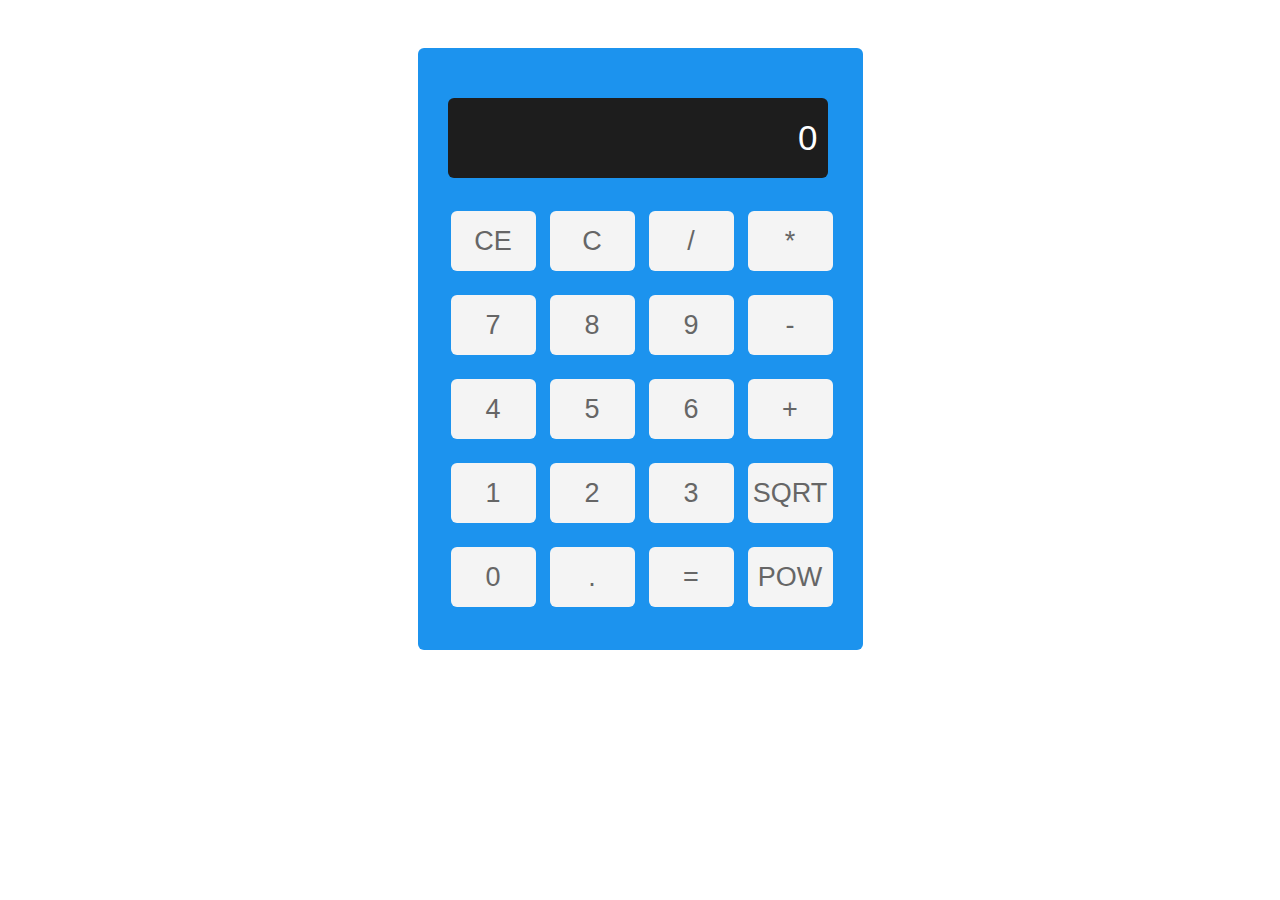
<file: calculator/index.html>
<!DOCTYPE html>
<html lang="en">
<head>
  <meta charset="UTF-8">  
  <meta name="viewport" content="width=device-width, initial-scale=1.0">
  <link rel="stylesheet" href="style.css">
  <title>calculator</title>
</head>

<body>
  <main class="main">
      <div class="calc">
        <div class="calc-display">
          <input disabled type="text" id="display" value="0" name="" placeholder="000000000000000000" class="calc-display-input">
        </div>
        <div class="calc-buttons">
          <table class="calc-table">
            <tr class="calc-buttons-row">
              <td>
                <button type="button" class="clear-btn btn btn-hover-red" id="ce">ce</button>
              </td>
              <td>
                <button type="button" class="clear-btn btn btn-hover-red" id="c">c</button>
              </td>
              <td>
                <button type="button" class="operator btn btn-hover-orange">/</button>
              </td>
              <td>
                <button type="button" class=" operator btn btn-hover-orange">*</button>
              </td>
            </tr>
            <tr class="calc-buttons-row">
              <td>
                <button type="button" class="number btn-hover-green btn">7</button>
              </td>
              <td>
                <button type="button" class="number btn-hover-green btn">8</button>
              </td>
              <td>
                <button type="button" class="number btn-hover-green btn">9</button>
              </td>
              <td>
                <button type="button" class="operator btn btn-hover-orange">-</button>
              </td>
            </tr>
            <tr class="calc-buttons-row">
              <td>
                <button type="button" class="number btn-hover-green btn">4</button>
              </td>
              <td>
                <button type="button" class="number btn-hover-green btn">5</button>
              </td>
              <td>
                <button type="button" class="number btn-hover-green btn">6</button>
              </td>
              <td>
                <button type="button" class="operator btn btn-hover-orange">+</button>
              </td>
            </tr>
            <tr class="calc-buttons-row">
              <td>
                <button type="button" class="number btn-hover-green btn">1</button>
              </td>
              <td>
                <button type="button" class="number btn-hover-green btn">2</button>
              </td>
              <td>
                <button type="button" class="number btn-hover-green btn">3</button>
              </td>
              <td>
                <button type="button" class="operator btn btn-hover-orange">sqrt</button>
              </td>
            </tr>
            <tr class="calc-buttons-row">
              <td>
                <button type="button" class="number btn-hover-green btn btn-long">0</button>
              </td>
              <td>
                <button type="button" class="btn  btn-hover-orange" id="decimal">.</button>
              </td>
              <td>
                <button type="button" class="operator btn btn-equal btn-hover-orange" id="result">=</button>
              </td>
              <td>
                <button type="button" class="operator btn btn-hover-orange">pow</button>
              </td>
            </tr>
          </table>
        </div>
      </div>
  </main>
  <script src="script.js">
  </script>
</body>
</html>
</file>
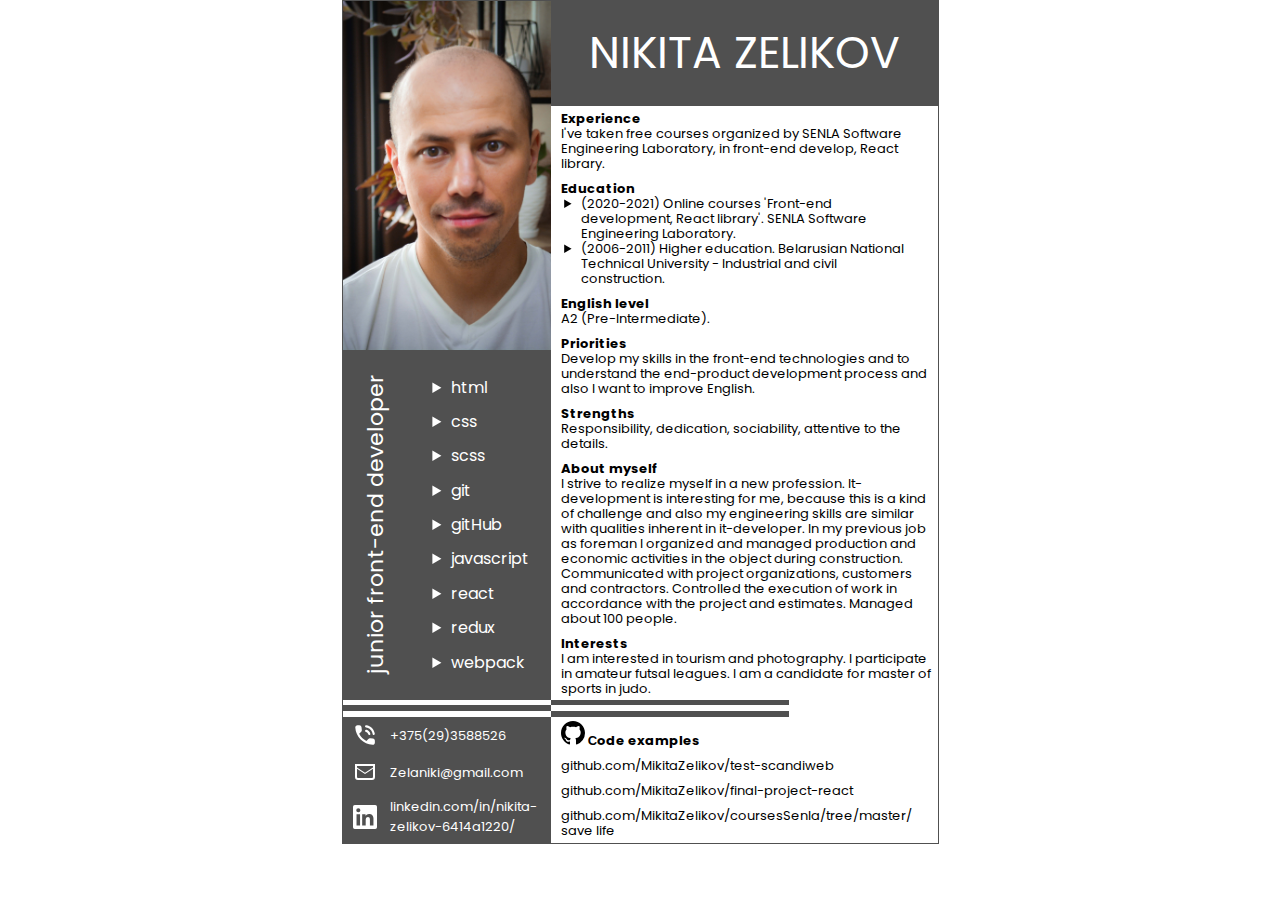
<file: CV/index.html>
<!DOCTYPE html>
<html lang="en">

<head>
    <meta charset="UTF-8">
    <meta name="viewport" content="width=device-width, initial-scale=1.0">
    <meta http-equiv="x-ua-compatible" content="IE=edge">
    <title>CV Nikita Zelikov</title>
    <!-- <link rel="stylesheet" href="https://cdnjs.cloudflare.com/ajax/libs/meyer-reset/2.0/reset.min.css"> -->
    <link href="./normalize.css" rel="stylesheet">
    <link href="https://fonts.googleapis.com/css2?family=Poppins&display=swap" rel="stylesheet">
    <link href="style.css" rel="stylesheet">
</head>

<body>
    <div class="wrapper">
        <main class="main">
            <aside>
                <figure>
                    <img src="./DSC_0226.jpg" alt="myself">
                </figure>
                <article>
                    <h2>junior front-end developer</h2>
                    <ol>
                        <li>html</li>
                        <li>css</li>
                        <li>scss</li>
                        <li>git</li>
                        <li>gitHub</li>
                        <li>javascript</li>
                        <li>react</li>
                        <li>redux</li>
                        <li>webpack</li>
                    </ol>
                </article>
            </aside>
            <section>
                <h1>
                    NIKITA ZELIKOV
                </h1>
                <div>
                    <article>
                        <p>
                            <span>Experience</span></br>
                            I've taken free courses organized by SENLA Software Engineering Laboratory, in front-end develop, React library.
                        </p>
                    </article>
                    <article>
                        <p>
                            <span>Education</span></br>
                            <ol class="education-list">
                                <li>
                                    (2020-2021) Online courses 'Front-end development, React library'. SENLA Software Engineering Laboratory.
                                </li>
                                <li>
                                    (2006-2011) Higher education. Belarusian National Technical University - Industrial and
                                    civil construction.
                                </li>
                            </ol>
                        </p>
                    </article>
                    <article>
                        <p>
                            <span>English level</span></br>
                            A2 (Pre-Intermediate).
                        </p>
                    </article>
                    <article>
                        <p>
                            <span>Priorities</span></br>
                            Develop my skills in the front-end technologies and to understand
                            the end-product development process and also I want to improve English.
                        </p>
                    </article>
                    <article>
                        <p>
                            <span>Strengths</span></br>
                            Responsibility, dedication, sociability, attentive to the details.
                        </p>
                    </article>
                    <article>
                        <p>
                            <span>About myself</span></br>
                            I strive to realize myself in a new profession. It-development is interesting for me,
                            because this is a kind of challenge and also my engineering skills are similar with
                            qualities inherent in it-developer. In my previous job as foreman I organized
                            and managed production and economic activities in the object during construction.
                            Communicated with project organizations, customers and contractors. Controlled the execution of work
                            in accordance with the project and estimates. Managed about 100 people.
                        </p>
                    </article>
                    <article>
                        <p>
                            <span>Interests</span></br>
                            I am interested in tourism and photography. I participate in amateur futsal leagues.
                            I am a candidate for master of sports in judo.
                        </p>
                    </article>
                </div>
            </section>
        </main>
        <div class="line-decore">
            <div class="line-block1">
                <div class="line"></div>
                <div class="line line--color"></div>
                <div class="line"></div>
            </div>
            <div class="line-block2">
                <div class="line line--color"></div>
                <div class="line"></div>
                <div class="line line--color"></div>
            </div>
            <div class="line-block3">
                <div class="line"></div>
                <div class="line"></div>
                <div class="line"></div>
            </div>
        </div>
        <footer class="footer">
            <address>
                <div>
                    <!-- <p>Contacts:</p> -->
                    <p class="contact-item">
                        <svg class="contact-icon" width="24" height="24" viewBox="0 0 24 24"
                            xmlns="http://www.w3.org/2000/svg" fill="#ffffff">
                            <g>
                                <path
                                    d="m13.02024,4.48316c3.46937,0.4364 6.18599,3.15302 6.62239,6.62243c0.06546,0.55642 0.5346,0.96009 1.0801,0.96009c0.04364,0 0.08728,0 0.13092,-0.01091c0.60006,-0.07637
                                    1.02555,-0.62188 0.94918,-1.22193c-0.55642,-4.46223 -4.05856,-7.96438 -8.52075,-8.52079c-0.60006,-0.06546 -1.14556,0.36003 -1.21102,0.96009c-0.07637,0.60006 0.34912,1.14556
                                    0.94918,1.21102zm0.41458,2.30203c-0.57824,-0.15274 -1.17829,0.19638 -1.33103,0.78553c-0.15274,0.58915 0.19638,1.17829 0.78553,1.33103c1.14552,0.29457 2.04015,1.1892 2.34563,2.34567c0.13092,0.49095
                                    0.56733,0.81826 1.05828,0.81826c0.08728,0 0.18547,-0.01091 0.27275,-0.03273c0.57824,-0.15274 0.92736,-0.7528 0.78553,-1.33103c-0.51277,-1.93109 -2.00746,-3.42577
                                    -3.91668,-3.91673zm6.51329,8.83719l-2.77117,-0.31639c-0.66552,-0.07637 -1.32012,0.15274 -1.78926,0.62188l-2.00742,2.00746c-3.08756,-1.57106 -5.6187,-4.09129
                                    -7.18976,-7.18976l2.01837,-2.01837c0.46913,-0.46913 0.69825,-1.12374 0.62188,-1.78926l-0.31639,-2.74935c-0.13092,-1.10192 -1.05828,-1.93109 -2.17111,-1.93109l-1.88745,0c-1.23284,0
                                    -2.25839,1.02555 -2.18202,2.25839c0.57824,9.31723 8.02984,16.75792 17.33611,17.33616c1.23284,0.07637 2.25839,-0.94918 2.25839,-2.18202l0,-1.88745c0.01091,-1.10192 -0.81826,-2.02928 -1.92018,-2.1602z">
                                </path>
                            </g>
                        </svg>
                        +375(29)3588526
                    </p>
                    <p class="contact-item">
                        <svg xmlns="http://www.w3.org/2000/svg" width="24" height="24" viewBox="0 0 24 24" data-supported-dps="24x24"
                            fill="currentColor" class="contact-icon" focusable="false">
                            <path
                                d="M2 4v13a3 3 0 003 3h14a3 3 0 003-3V4zm18 2v1.47l-8 5.33-8-5.33V6zm-1 12H5a1 1 0 01-1-1V8.67L12 14l8-5.33V17a1 1 0 01-1 1z">
                            </path>
                        </svg>
                        Zelaniki@gmail.com
                    </p>
                    <p class="contact-item">
                        <svg xmlns="http://www.w3.org/2000/svg" width="24" height="24" viewBox="0 0 34 34"
                            class="contact-icon" overflow="initial">
                            <title>
                                LinkedIn
                            </title>
                            <g>
                                <path
                                    d="M34,2.5v29A2.5,2.5,0,0,1,31.5,34H2.5A2.5,2.5,0,0,1,0,31.5V2.5A2.5,2.5,0,0,1,2.5,0h29A2.5,2.5,0,0,1,34,2.5ZM10,13H5V29h5Zm.45-5.5A2.88,2.88,0,0,0,7.59,4.6H7.5a2.9,2.9,0,0,0,0,5.8h0a2.88,2.88,0,0,0,2.95-2.81ZM29,19.28c0-4.81-3.06-6.68-6.1-6.68a5.7,5.7,0,0,0-5.06,2.58H17.7V13H13V29h5V20.49a3.32,3.32,0,0,1,3-3.58h.19c1.59,0,2.77,1,2.77,3.52V29h5Z"
                                    fill="currentColor">
                                </path>
                            </g>
                        </svg>
                        linkedin.com/in/nikita-zelikov-6414a1220/
                    </p>
                </div>
            </address>
            <article>
                <p>
                    <svg aria-hidden="true" height="24" viewBox="0 0 16 16" version="1.1" width="24" data-view-component="true" class="octicon octicon-mark-github">
                        <path fill-rule="evenodd" d="M8 0C3.58 0 0 3.58 0 8c0 3.54 2.29 6.53 5.47 7.59.4.07.55-.17.55-.38 0-.19-.01-.82-.01-1.49-2.01.37-2.53-.49-2.69-.94-.09-.23-.48-.94-.82-1.13-.28-.15-.68-.52-.01-.53.63-.01 1.08.58 1.23.82.72 1.21 1.87.87 2.33.66.07-.52.28-.87.51-1.07-1.78-.2-3.64-.89-3.64-3.95 0-.87.31-1.59.82-2.15-.08-.2-.36-1.02.08-2.12 0 0 .67-.21 2.2.82.64-.18 1.32-.27 2-.27.68 0 1.36.09 2 .27 1.53-1.04 2.2-.82 2.2-.82.44 1.1.16 1.92.08 2.12.51.56.82 1.27.82 2.15 0 3.07-1.87 3.75-3.65 3.95.29.25.54.73.54 1.48 0 1.07-.01 1.93-.01 2.2 0 .21.15.46.55.38A8.013 8.013 0 0016 8c0-4.42-3.58-8-8-8z"></path>
                    </svg>
                    <span>Сode examples</span></br>
                </p>
                <p>
                    github.com/MikitaZelikov/test-scandiweb
                </p>
                <p>
                    github.com/MikitaZelikov/final-project-react
                </p>
                <p>
                    github.com/MikitaZelikov/coursesSenla/tree/master/
                    save life
                </p>
            </article>
        </footer>
    </div>
</body>

</html>
</file>
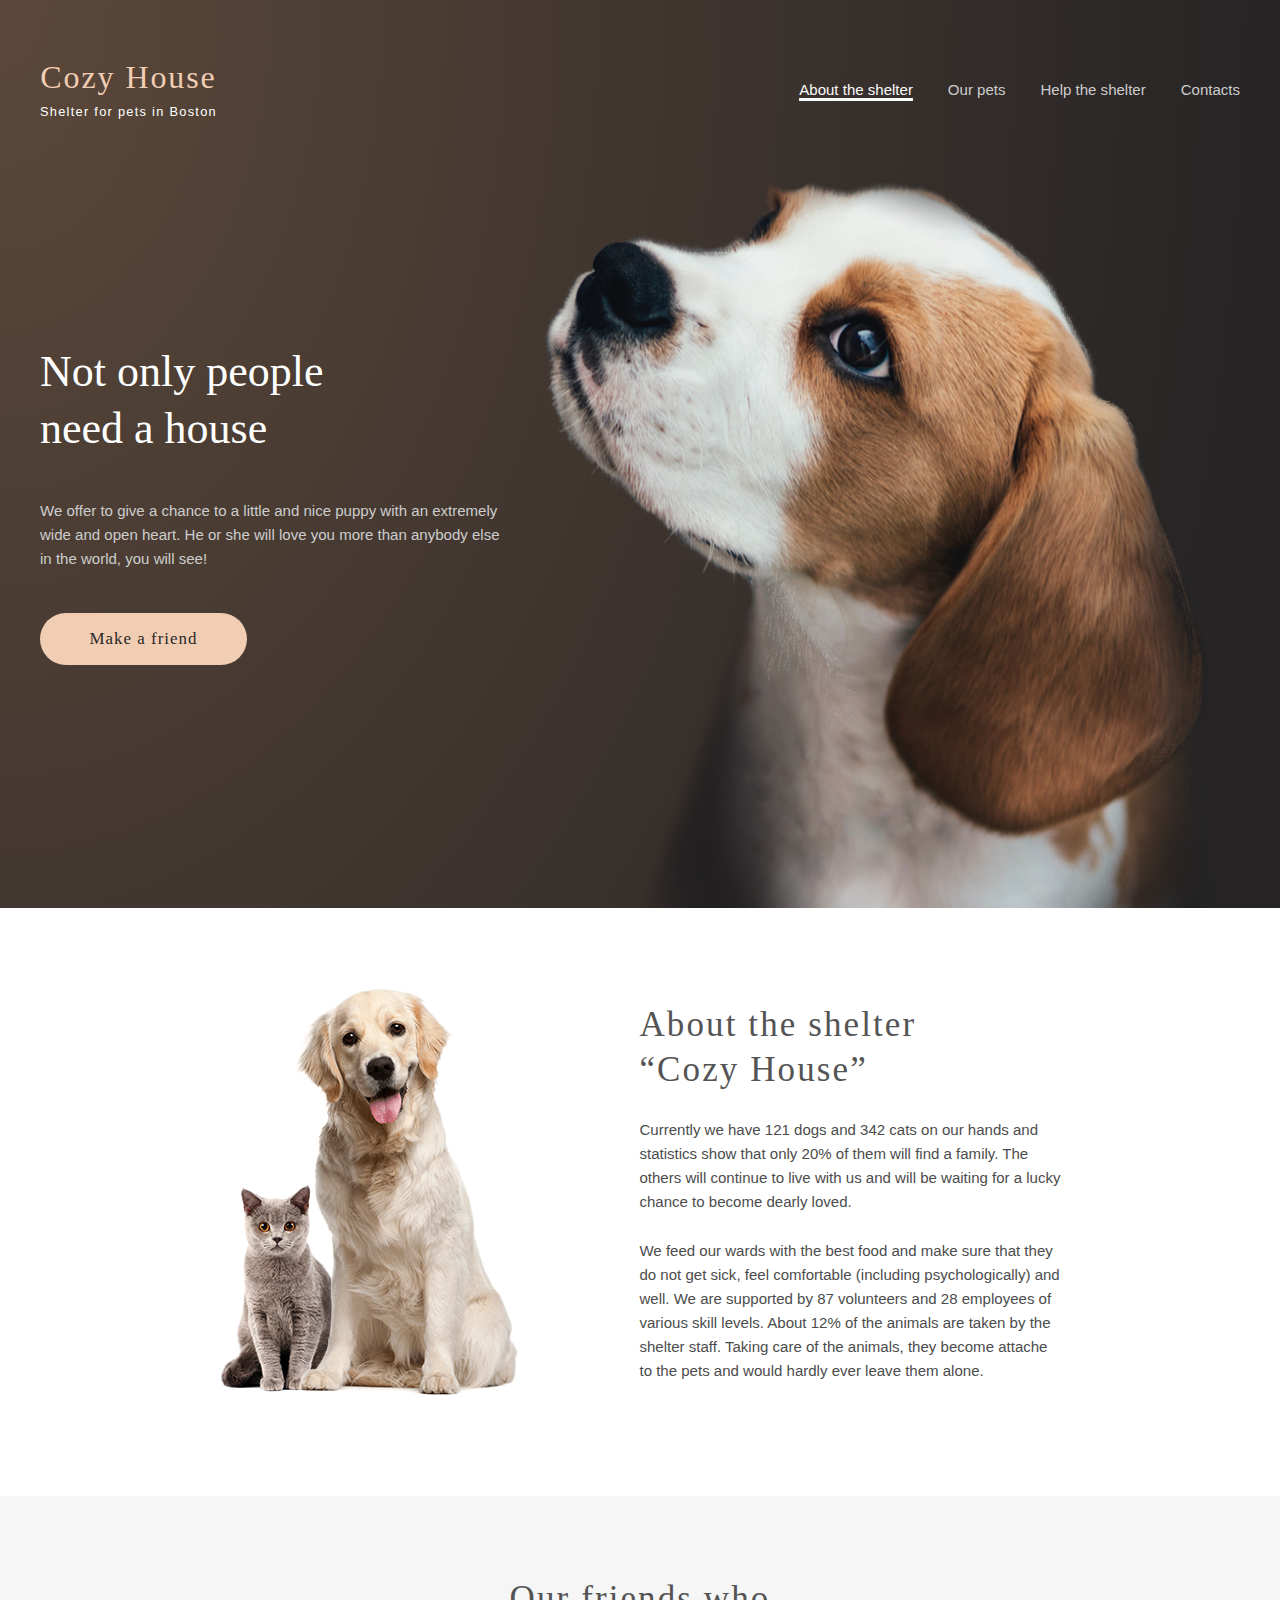
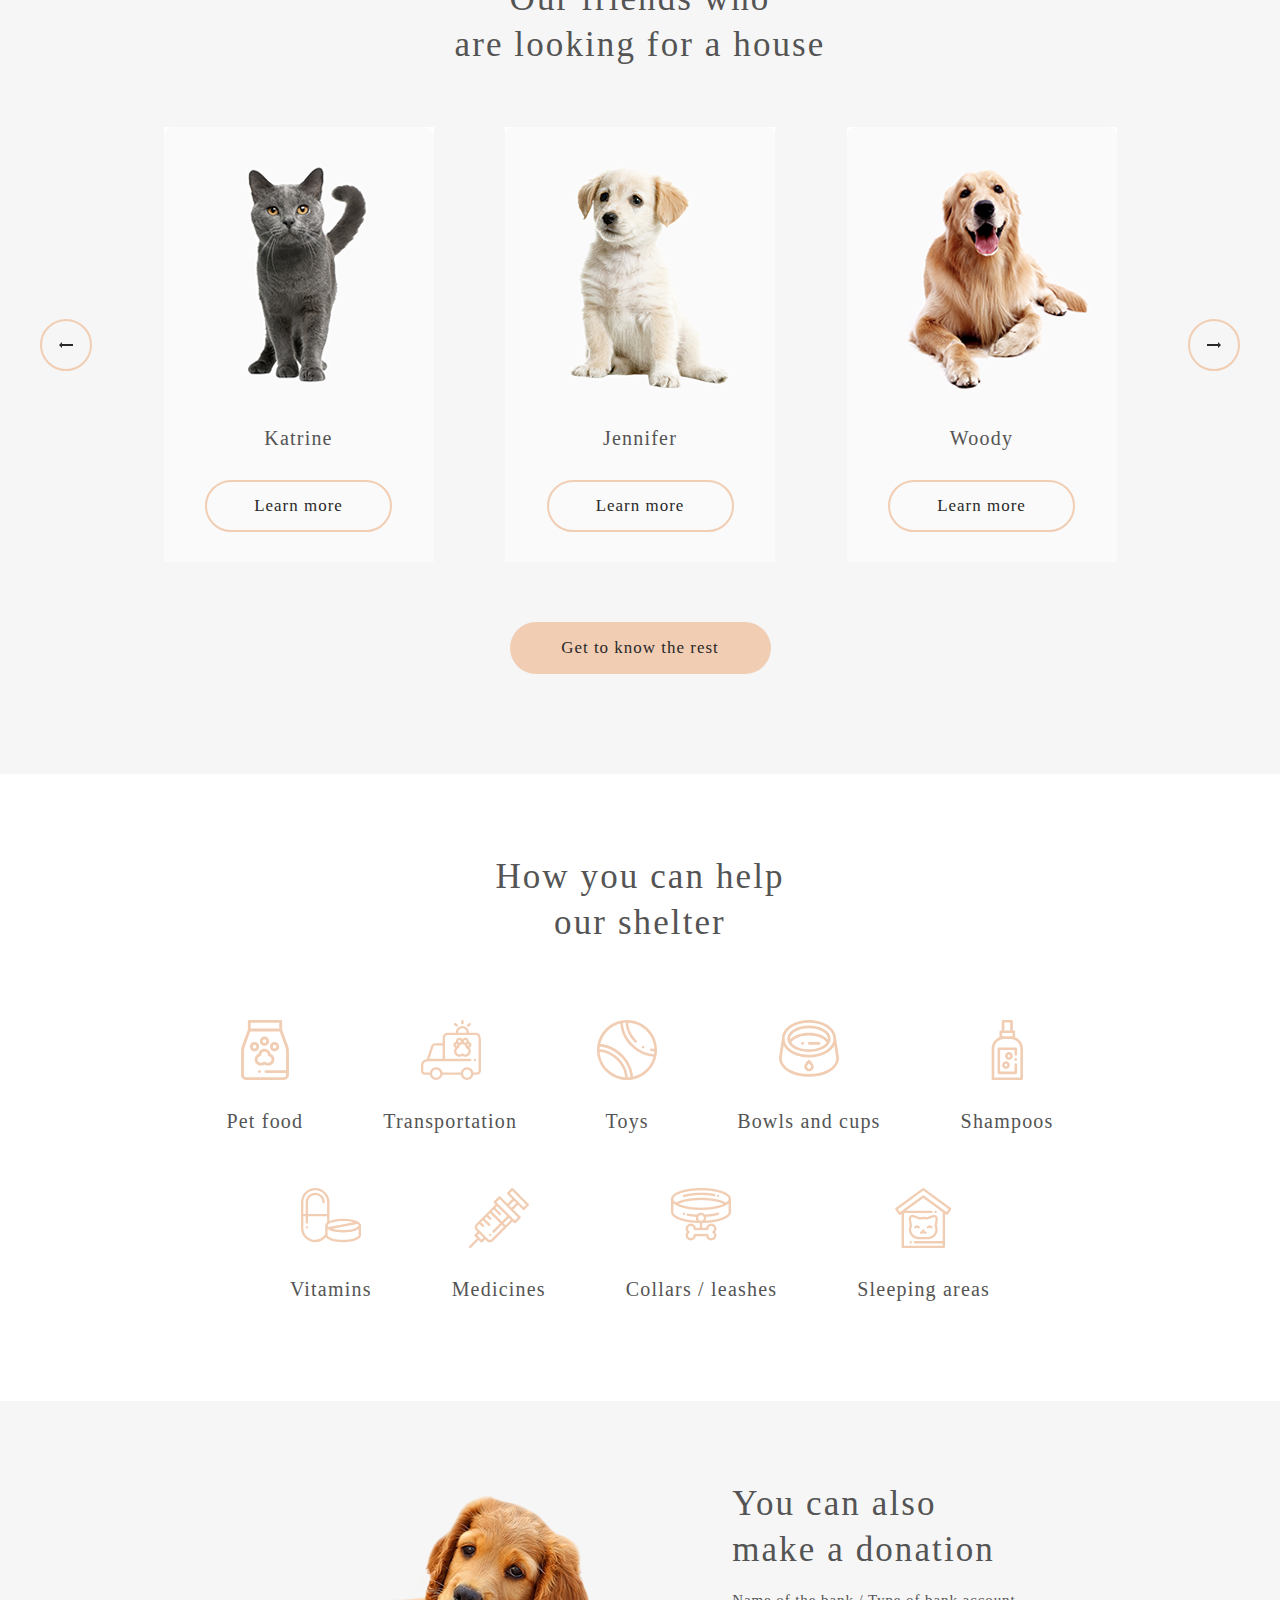
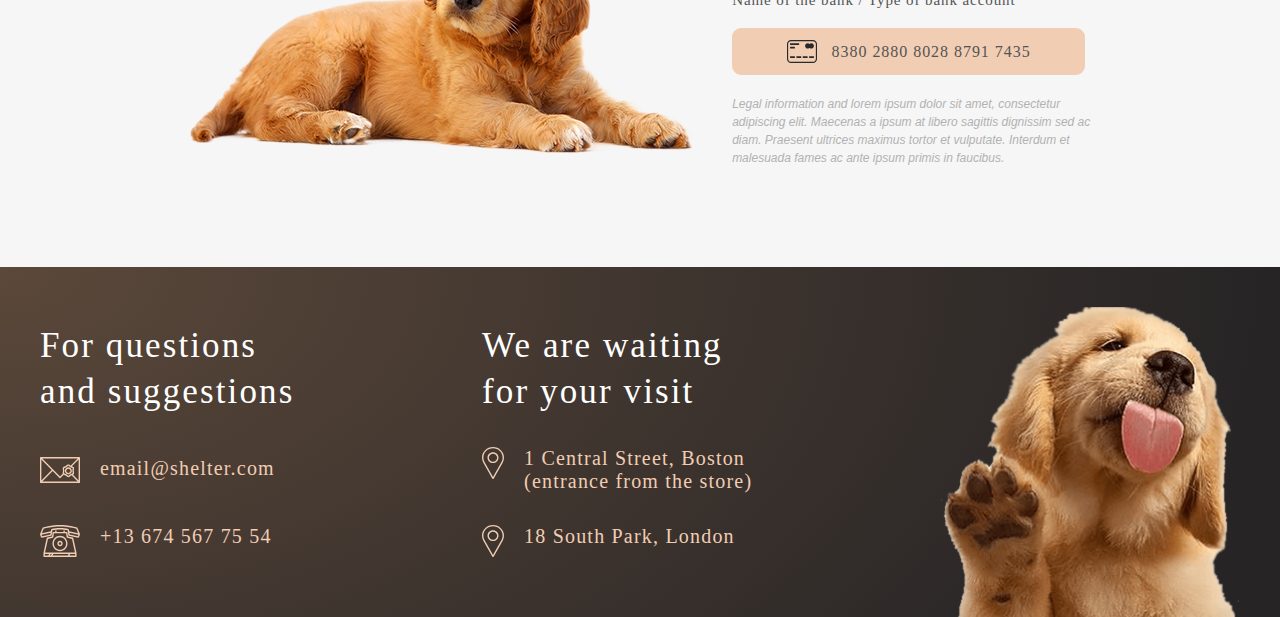
<file: shelter/index.html>
<!DOCTYPE html>
<html lang="en">
<head>
    <meta charset="UTF-8">
    <meta name="viewport" content="width=device-width, initial-scale=1.0">
    <title>SHELTER</title>
    <link rel="stylesheet" href="style.css">
</head>
<body>
    <div class="wrapper">
        <div class="start-screen">
            <div class="header-conteiner">
                <header class="header">
                    <logo>
                        <h1>
                            Cozy House
                        </h1>
                        <p>
                            Shelter for pets in Boston
                        </p>
                    </logo>
                    <nav>
                        <p>
                            <a href="#" class="first">
                                About the shelter
                            </a> 
                        </p>
                        <p>
                            <a href="#">
                                Our pets
                            </a>
                        </p>
                        <p>
                            <a href="#">
                                Help the shelter
                            </a>
                        </p>
                        <p>
                            <a href="#">
                                Contacts
                            </a>
                        </p>
                    </nav>
                </header>
            </div>
            <div class="start-screen-content">
                <article class="not-only">
                    <span class="not-only-heading">
                        Not only people</br>
                        need a house
                    </span>
                    <p>
                        We offer to give a chance to a little and nice puppy with an extremely</br>
                        wide and open heart. He or she will love you more than anybody else</br>
                        in the world, you will see!
                    </p>
                    <button>
                        <span>
                            Make a friend
                        </span>
                    </button>
                </article>
                <figure></figure>
            </div>
        </div>
        <div class="about">
            <div class="about-content">
                <figure></figure>
                <article>
                    <span>
                        About the shelter<br/>
                        “Cozy House”
                    </span>
                    <p>
                        Currently we have 121 dogs and 342 cats on our hands and<br/>
                        statistics show that only 20% of them will find a family. The<br/>
                        others will continue to live with us and will be waiting for a lucky<br/>
                        chance to become dearly loved.
                    </p>
                    <p>
                        We feed our wards with the best food and make sure that they<br/>
                        do not get sick, feel comfortable (including psychologically) and<br/>
                        well. We are supported by 87 volunteers and 28 employees of<br/>
                        various skill levels. About 12% of the animals are taken by the<br/>
                        shelter staff. Taking care of the animals, they become attache<br/>
                        to the pets and would hardly ever leave them alone.
                    </p>
                </article>
            </div>
        </div>
        <div class="our-friends">
            <div class="our-friends-content">
                <span>
                    Our friends who</br>
                    are looking for a house
                </span>
                <button class='slider-button-left'>
                    <p></p>
                </button>
                <div class="pets-conteiner-1">
                    <figure></figure>
                    <span>Katrine</span>
                    <button>Learn more</button>
                </div>
                <div class="pets-conteiner-2">
                    <figure></figure>
                    <span>Jennifer</span>
                    <button>Learn more</button>
                </div>
                <div class="pets-conteiner-3">
                    <figure></figure>
                    <span>Woody</span>
                    <button>Learn more</button>
                </div>
                <button class='slider-button-right'>
                    <p></p>
                </button>
                <button class='get-rest'>
                    Get to know the rest
                </button>
            </div>
        </div>
        <div class="help">
            <div class="help-content">
                <span>
                    How you can help</br>
                    our shelter
                </span>
                <div class="logo-conteiner">
                    <figure>
                        <img src="assets/images/Vector.svg" alt="img_1" >
                        <figcaption>Pet food</figcaption>
                    </figure>
                    <figure>
                        <img src="assets/images/transportation.svg" alt="img_2">
                        <figcaption>Transportation</figcaption>
                    </figure>
                    <figure>
                        <img src="assets/images/toys.svg" alt="img_3">
                        <figcaption>Toys</figcaption>
                    </figure>
                    <figure>
                        <img src="assets/images/bowls-and-cups.svg" alt="img_4">
                        <figcaption>Bowls and cups</figcaption>
                    </figure>
                    <figure>
                        <img src="assets/images/shampoos.svg" alt="img_5">
                        <figcaption>Shampoos</figcaption>
                    </figure>
                    <figure>
                        <img src="assets/images/vitamins.svg" alt="img_6">
                        <figcaption>Vitamins</figcaption>
                    </figure>
                    <figure>
                        <img src="assets/images/medicines.svg" alt="img_7">
                        <figcaption>Medicines</figcaption>
                    </figure>
                    <figure>
                        <img src="assets/images/collars-or-leashes.png" alt="img_8">
                        <figcaption>Collars / leashes</figcaption>
                    </figure>
                    <figure>
                        <img src="assets/images/sleeping-area.svg" alt="img_9">
                        <figcaption>Sleeping areas</figcaption>
                    </figure>
                </div>
            </div>
        </div>
        <div class="donation">
            <div class="donation-content">
                <figure></figure>
                <article>
                    <span>
                        You can also</br>
                        make a donation
                    </span>
                    <h2>
                        Name of the bank / Type of bank account
                    </h2>
                    <div>
                        <a href="#" class="card"></a>
                        <a href="#" class="card-number">
                            8380 2880 8028 8791 7435
                        </a>
                    </div>
                    <p>
                        Legal information and lorem ipsum dolor sit amet, consectetur</br>
                        adipiscing elit. Maecenas a ipsum at libero sagittis dignissim sed ac</br>
                        diam. Praesent ultrices maximus tortor et vulputate. Interdum et</br>
                        malesuada fames ac ante ipsum primis in faucibus.
                    </p>
                </article>
            </div>
        </div>
        <div class="footer">
            <div class="footer-content">
                <article class="contacts">
                    <span>
                        For questions</br>
                        and suggestions
                    </span>
                    <div>
                        <a href="#" class="email-logo"></a>
                        <a href="#" class="text 1">email@shelter.com</a>
                    </div>
                    <div>
                        <a href="#" class="phone-logo"></a>
                        <a href="#" class="text 2">+13 674 567 75 54</a>
                    </div>
                </article>
                <article class="address">
                    <span>
                        We are waiting</br>
                        for your visit
                    </span>
                    <div>
                        <a href="#" class="checkpoint"></a>
                        <a href="#" class="text 3">
                            1 Central Street, Boston</br>
                            (entrance from the store)
                        </a>
                    </div>
                    <div>
                        <a href="#" class="checkpoint"></a>
                        <a href="#" class="text 4">18 South Park, London</a>
                    </div>
                </article>
                <figure></figure>
            </div>
        </div>
    </div>
</body>
</file>
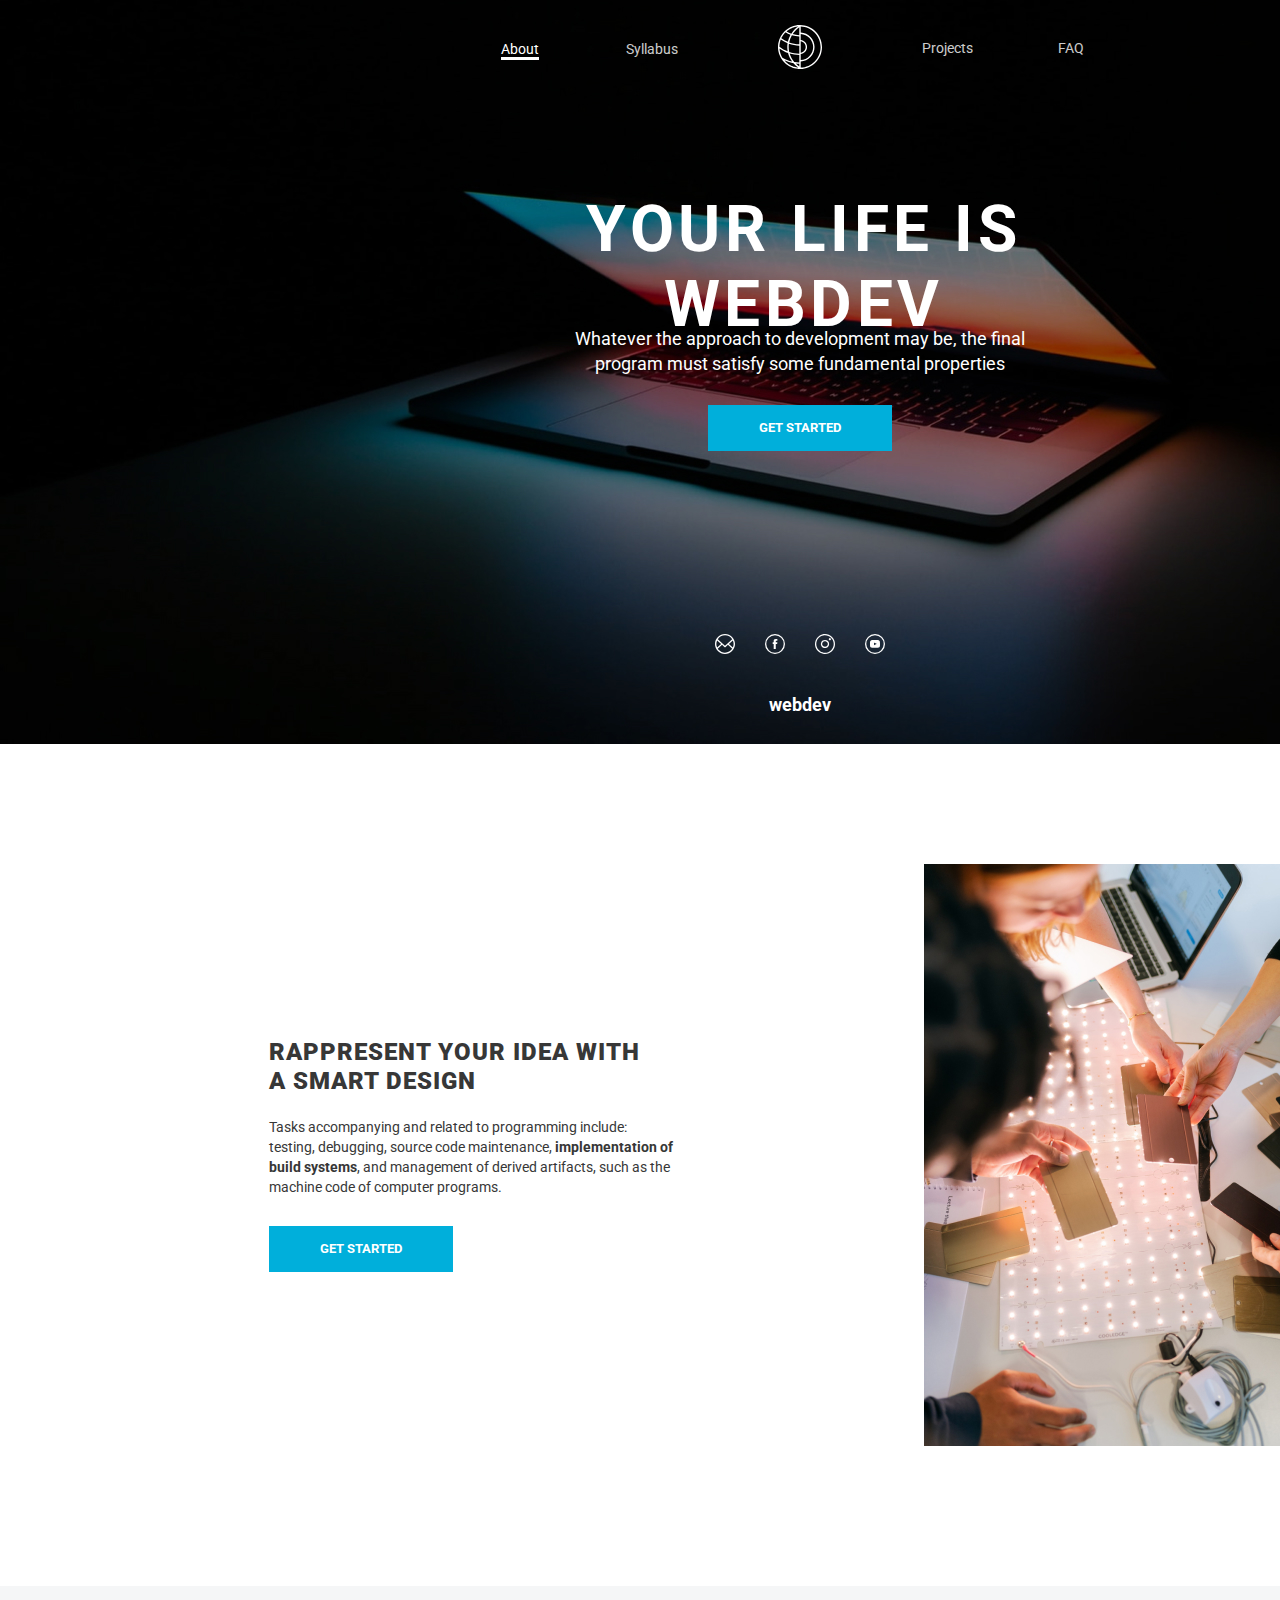
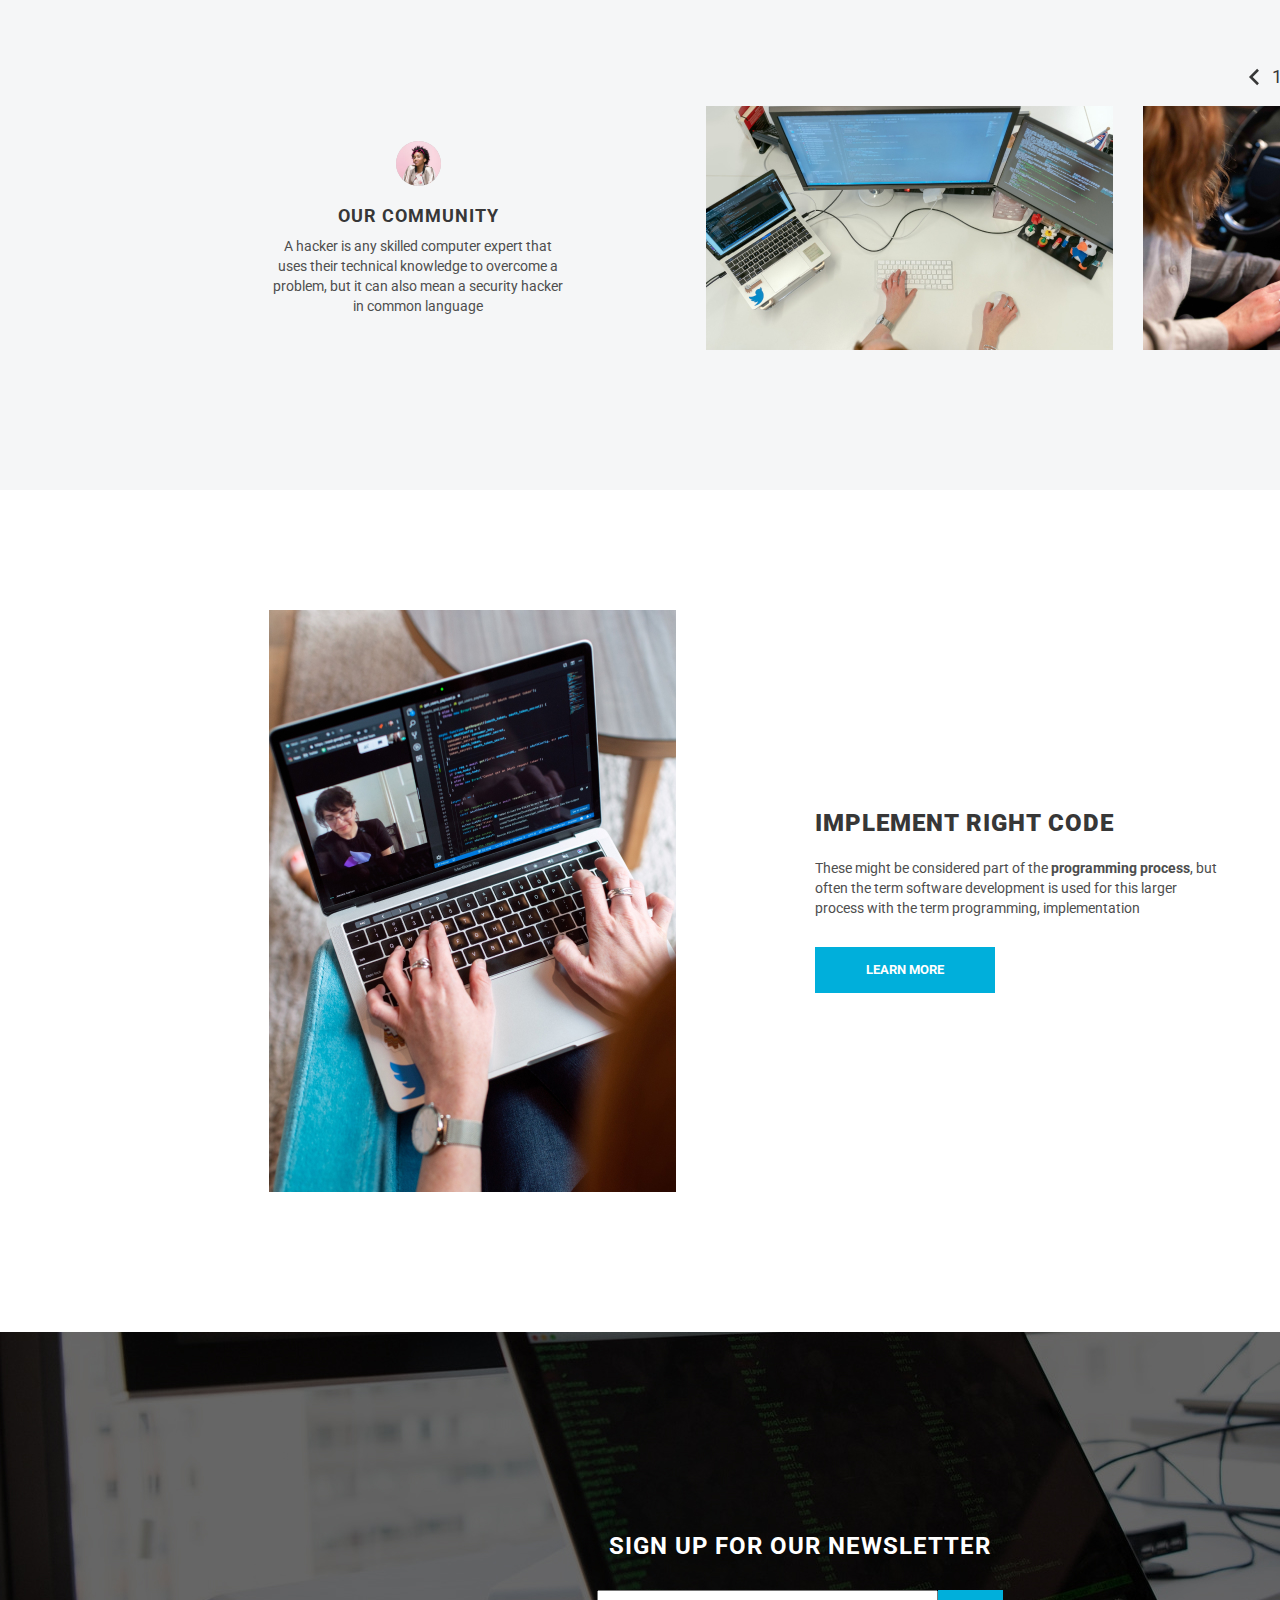
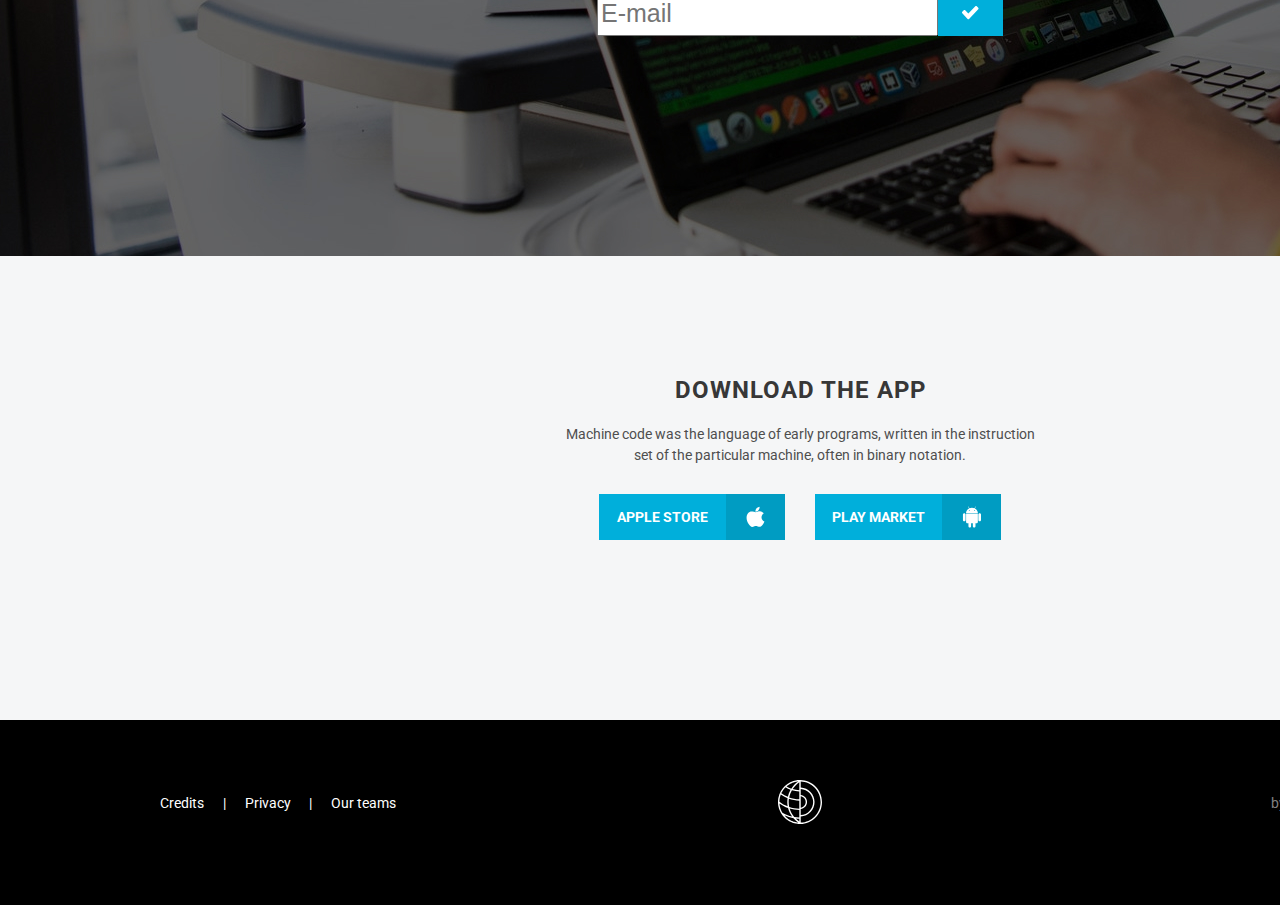
<file: webdev/index.html>
<!DOCTYPE html>
<html lang="en">
<head>
    <meta charset="UTF-8">
    <meta name="viewport" content="width=device-width, initial-scale=1.0">
    <title>WEBDEV</title>
    <!-- <link rel="stylesheet" href="https://cdnjs.cloudflare.com/ajax/libs/meyer-reset/2.0/reset.min.css"> -->
    <link href="https://fonts.googleapis.com/css2?family=Roboto&display=swap" rel="stylesheet">
    <link href="https://fonts.googleapis.com/css2?family=Roboto:wght@700&display=swap" rel="stylesheet">
    <link rel="stylesheet" href="style.css">
</head>
<body style="margin: 0;">
    <div class="wrapper">

        <div class = "topImage">
            <header class = "header">
                <nav1 class = "nav1">
                    <ul>
                        <li><p style="margin-right: 87px; opacity: 100%;" class="active"><a href="#">About</a></p></li>
                        <li><p style = "margin-right: 100px;"><a href="#">Syllabus</a></p></li>
                    </ul>
                </nav1>
                <logo class = "logo"></logo>
                <nav2 class = "nav2">
                    <ul>
                        <li><p style = "margin-left: 100px;"><a href="#">Projects</a></p></li>
                        <li><p style = "margin-left: 85px;"><a href="#">FAQ</a></p></li>
                    </ul>
                </nav2>
            </header>
            <p class="motto">
                <span>
                    your life is WebDev
                </span>
            </p>
            <p class="rule">
                <span>
                    Whatever the approach to development may be, the final program must satisfy some fundamental properties
                </span>
            </p>
            <div class="activeButt1">
                <button>GET STARTED</button>
            </div>
            <div class="socials">
                <a href="#" class="email"></a>
                <a href="#" class="facebook"></a>
                <a href="#" class="instagram"></a>
                <a href="#" class="telegram"></a>
            </div>
            <h1 class="webdev">webdev</h1>
        </div> 
          
        <div class="rappresent">
            <article>
                <h1>RAPPRESENT YOUR IDEA WITH</br>A SMART DESIGN</h1>      
                <p>
                    Tasks accompanying and related to programming include:<br/>               
                    testing, debugging, source code maintenance,<strong> implementation of<br/>
                    build systems</strong>, and management of derived artifacts, such as the<br/>
                    machine code of computer programs.
                </p>      
                <div class="activeButt2">
                    <button>GET STARTED</button>
                </div> 
            </article>
            <figure></figure>
        </div>

        <div class="ourCommunity">
            <article>
                <figure></figure>
                <h1>our community</h1>
                <p>
                    A hacker is any skilled computer expert that<br/>
                    uses their technical knowledge to overcome a<br/>
                    problem, but it can also mean a security hacker<br/>
                    in common language
                </p>
            </article>
            <div class="sliderItems">
                <div style="background: url(./assets/Rectangle\ 2.jpg);"></div>
                <div style="background: url(./assets/Rectangle\ 2\ \(1\).jpg);"></div>
                <div style="background: url(./assets/Rectangle\ 2\ \(2\).jpg);"></div>
            </div>
            <div class="sliderNav">
                <button class="left"></button>
                <p>
                    <span>1</span>
                    <span>/</span>
                    <span>5</span>
                </p>
                <button class="right"></button>
            </div>
        </div>

        <div class="implement">
            <figure></figure>
            <article>
                <h1>Implement right Code</h1>      
                <p>
                    These might be considered part of the <strong>programming process</strong>, but<br/>
                    often the term software development is used for this larger<br/>
                    process with the term programming, implementation
                </p>      
                <div class="activeButt2" style="margin: 29px 0 0 0; width: 180px;">
                    <button>LEARN MORE</button>
                </div> 
            </article>
        </div>

        <div class="bg-signUp">
            <div class="signUp">
                <p>sign up for our newsletter</p>
                <form>
                    <input type="email" placeholder="E-mail" style="width: 340px; font-size: 25px;">
                    <div class="submit"></div>
                </form>
            </div>
        </div>

        <div class="download">
            <article>
                <h1>Download the App</h1>
                <p>
                    Machine code was the language of early programs, written in the instruction<br/>
                    set of the particular machine, often in binary notation.
                </p>
            </article>
            <div class="marketPlace">
                <div>
                    <p>apple store</p>
                    <figure style="background-image: url('./assets/Combined\ shape\ 755.svg');"></figure>
                </div>
                <div>
                    <p>Play Market</p>
                    <figure style="background-image: url('./assets/Combined\ shape\ 761.svg');"></figure>
                </div>
            </div>
        </div>

        <footer class="footer">
            <nav>
                <a href="#">Credits</a>
                <span>|</span>
                <a href="#">Privacy</a>
                <span>|</span>  
                <a href="#">Our teams</a>
            </nav>
            <logo></logo>
            <address>by TonYem for RSS at 2020</address>
        </footer>
    </div>
</body>
</html>
</file>
<file: calculator/style.css>
body {
  font-size: 20px;
}
.main {
  display: flex;
  justify-content: center;
  padding-top: 40px;
}
.calc {
  background-color: #1c93ee;
  width: 385px;
  padding: 30px;
  border-radius: 6px;
}
.calc-display-input {
  width: 360px;
  height: 60px;
  margin: 20px 0;
  border-radius: 6px;
  background-color: #1d1d1d;
  color: #fff;
  text-align: right;
  font-size: 35px;
  padding: 10px;
}
.calc_button-row td {
  margin: 0 auto;
  padding: 5px;
}
.btn {
  width: 85px;
  height: 60px;
  background-color: #f4f4f4;
  font-size: 27px;
  color: #666666;
  text-transform: uppercase;
  border-radius: 6px;
  padding: 0;
  cursor: pointer;
  transition: 0.1s all;
}
.btn-hover-red:hover {
  background-color: #d83e33;
  color: #f2f2f2;
}
.btn-hover-orange:hover {
  background-color: #ff6a00;
  color: #f2f2f2;
}
.btn-hover-green:hover {
  background-color: green;
  color: #f2f2f2;
}
.btn:active {
  transform: translateY(-1px);
}
.btn-long {
  width: 85px;
}
.btn-equal {
  height: 60px;
}
input,
button {
  padding: 5px 15px;
  margin: 10px;
  border: 0;
  outline: 0;
  border-radius: 4px;
}
button {
  margin-left: 0;
  padding: 15px 24px;
}
@media screen and (max-width: 768px) {
  .calc {
    width: 300px;
    margin: 0 auto;
  }
  .calc-display-input {
    width: 280px;
  }
  input[placeholder] {
    font-size: 28px;
  }
  input::-moz-placeholder {
    font-size: 28px;
  }
  input:-moz-placeholder {
    font-size: 28px;
  }
  input:-ms-input-placeholder {
    font-size: 28px;
  }
  .btn {
    width: 64px;
  }
  .btn-long {
    width: 140px;
  }
}
@media screen and (max-width: 400px) {
  .calc {
    width: 280px;
  }
  .calc-display-input {
    width: 260px;
  }
  .btn {
    width: 60px;
  }
  .btn-long {
    width: 132px;
  }
}
</file>
<file: CV/style.css>
body, h1, h2, figure, p {
    margin: 0;
    font-family: 'Poppins', sans-serif;
    font-weight: normal;
}

ul, ol {
    list-style-type: disclosure-closed;
    padding: 20px 10px 20px 20px;
    margin: 0;
}

.wrapper {
    height: 842px;
    width: 595px;
    margin: auto;
    border: solid 1px #505050;
}

.main {
    height: 83%;
    display: flex;
}

.main aside {
    width: 35%;
    display: flex;
    flex-direction: column;
}

.main aside figure {
    height: 50%;
}

.main aside figure img {
    width: 100%;
    height: 100%;
    object-fit: cover
}

.main aside article {
    display: flex;
    height: 50%;
    background-color: #505050;
}

.main aside article h2 {
    width: 35%;
    writing-mode: vertical-rl;
    transform: rotate(180deg);
    padding: 20px;
    text-align: center;
    color: #fff;
    font-size: 22px;
}

.main aside article ol {
    width: 65%;
    color: #fff;
    display: flex;
    flex-direction: column;
    font-size: 16px;
    line-height: 1em;
    justify-content: space-around;
}

.main section {
    width: 65%;
    display: flex;
    flex-direction: column;
}

.main section h1 {
    height: 15%;
    display: flex;
    color: #fff;
    font-size: 44px;
    justify-content: center;
    align-items: center;
    background-color: #505050;
}   

.main section div {
    height: 85%;
    display: flex;
    flex-direction: column;
    justify-content: space-between;
    }

.main section div article {
    margin: 5px 5px 5px 10px;
}
 
.main section div article p,
.education-list {
    font-size: 13px;
    line-height: 15px;
}

.education-list {
    padding: 0 10px 0 20px;
}

.main section div article p span {
    font-weight: 700;
}

.line-decore {
    height: 2%;
    display: flex;
}

.line-block1 {
    width: 35%;
    display: flex;
    flex-direction: column;
}

.line-block2 {
    width: 40%;
    display: flex;
    flex-direction: column;
}

.line-block3 {
    width: 25%;
    display: flex;
    flex-direction: column;
}

.line {
    flex-grow: 1;
}

.line--color {
    background-color: #505050;
}
 
.footer {
    height: 15%;
    display: flex;
}

.footer address {
    display: flex;
    align-items: center;
    justify-content: center;
    width: 35%;
    background-color: #505050;
    font-style: normal;
}

.footer article {
    width: 65%;
    display: flex;
    flex-direction: column;
    justify-content: center;
}

.footer address div {
    margin: 5px 5px 5px 10px;
    color: #fff;
    font-size: 13px;
    line-height: 1.5em;
    display: flex;
    flex-direction: column;
    row-gap: 1em;
}

.contact-item {
    display: flex;
    align-items: center;
    column-gap: 1em;
}

.footer article p {
    margin: 5px 5px 5px 10px;
    color: #000;
    line-height: 15px;
    font-size: 13px;
}

.footer span {
    font-weight: 700;
}
</file>
<file: shelter/style.css>
body {
    margin: 0px;
    font-family: Georgia, 'Times New Roman', Times, serif;
}

p {
    font-family: Arial, Helvetica, sans-serif;
    font-size: 0.94rem;
    line-height: 160%;
    margin: 0px;
}

.wrapper {
    display: flex;
    flex-direction: column;
    /* height: 100vh; */
    margin: auto;
}

.start-screen {
    display: flex;
    flex-direction: column;
    justify-content: center;
    background: radial-gradient(100% 215.42% at 0% 0%, #5B483A 0%, #262425 100%);
}

.header-conteiner {
    display: flex;
    justify-content: center;
}

.header {
    margin-top: 4.68vw;
    margin-bottom: 4.68vw;
    display: flex;
    justify-content: space-between;
    width: 93.75%; 
    /* background-color: rgb(75, 219, 135);  */
}

.header logo {
    display: flex;
    row-gap: 0.78vw;
    flex-direction: column;
    align-items: center;
    /* background-color: rgb(235, 168, 69);  */
}

.header logo h1 {
    margin: 0;
    font-size: 2rem;
    font-weight: normal;
    line-height: 110%;
    letter-spacing: 0.06em;
    color: #F1CDB3;
}

.header logo p {
    font-size: 0.8rem;
    line-height: 1.17vw;
    letter-spacing: 0.1em;
    color: #FFFFFF;
}

.header nav {
    display: flex;
    justify-content: space-between;
    column-gap: 2.73vw;
    align-items: center;
    /* background-color: rgb(235, 168, 69); */
}

.header nav a.first {
    color: #FAFAFA;
    border-bottom: solid;
}

.header nav a {
    color: #CDCDCD;
    text-decoration: none;
}

.header nav a:hover {
    border-bottom: solid;
    color: #FAFAFA ;
}

.start-screen-content {
    display: flex;
    justify-content: space-between;
    align-items: center;
    margin: 0 auto;
    width: 93.75%; 
    /* background-color: rgb(75, 219, 135); */
}

.not-only {
    display: flex;
    flex-direction: column;
    justify-content: space-between;
    row-gap: 3.28vw;
    margin-top: 12.73vw;
    margin-bottom: 18.98vw;
}

.not-only-heading {
    font-size: 2.75rem;
    line-height: 130%;
    color: #FFFFFF;
    margin: 0;
}

.not-only p {
    color: #CDCDCD;
}

.not-only button {
    width: 207px;
    height: 52px;
    background: #F1CDB3;
    border-radius: 100px;
    border: none;
}



.not-only button:hover {
    background: #FFFFFF;
}

.not-only button span {
    font-family: Georgia;
    font-size: 1.06rem;
    line-height: 130%;
    letter-spacing: 0.06em;
    color: #292929;
}

.start-screen-content figure {
    margin: 0;
    width: 698px;
    height: 728px;   
    background-image: url('assets/images/start-screen-puppy.svg');
    background-size: cover;
}

.about {
    display: flex;
    justify-content: center;
    background: #FFFFFF;

}

.about-content {
    display: flex;
    justify-content: center;
    align-items: center;
    column-gap: 9.375vw;
    margin-top: 6.25vw;
    margin-bottom: 7.81vw;
    width: 93.75%;  
    /* background-color: rgb(75, 219, 135); */
}

.about-content figure {
    margin: 0;
    background-image: url('assets/images/about-pets.jpg');
    background-size: cover;
    width: 300px; 
    height: 408px;
}

.about-content article {
    display: flex;
    flex-direction: column; 
    row-gap: 1.95vw; 
    /* background-color: rgb(235, 168, 69);  */
}

.about-content article span {
    font-size: 2.1875rem;
    line-height: 130%;
    letter-spacing: 0.06em;
    color: #545454;
}    

.about-content article p {
    color: #4C4C4C;
}
                                                /* breakpoint */
.our-friends {
    display: flex;
    justify-content: center;
    background: #F6F6F6;
}

.our-friends-content {
    display: grid;
    justify-content: space-between;
    row-gap: 4.69vw;
    grid-template-areas:
    "a a a a a"
    "b c d e f"
    "g g g g g";
    align-items: center;
    margin-top: 6.25vw;
    margin-bottom: 7.81vw;
    width: 93.75%;   
    /* background-color: rgb(75, 219, 135); */
}

.our-friends-content span {
    grid-area: a;
    text-align: center;
    font-size: 2.1875rem;
    line-height: 130%;
    letter-spacing: 0.06em;
    color: #545454;
}

.slider-button-left {
    grid-area: b;
    align-items: center;
    display: flex;
    justify-content: center;
    border: 2px solid #F1CDB3; 
    background-color: #F6F6F6;
    border-radius: 100px;
    width: 52px;
    height: 52px;
}

.slider-button-left:hover {
    background-color: #F1CDB3;
}

.slider-button-left p {
    background-image: url('assets/images/Arrow\ \(1\).svg');
    background-size: cover;
    width: 14px;
    height: 6px;
}

.pets-conteiner-1 {
    background: #FAFAFA;
    grid-area: c;
    display: flex;
    row-gap: 2.34vw;
    justify-content: space-between;
    flex-direction: column;
    align-items: center;
}
.pets-conteiner-1 figure {
    background-image: url('assets/images/pets-katrine.jpg');
}

.pets-conteiner-2 {
    background: #FAFAFA;
    grid-area: d;
    display: flex;
    row-gap: 2.34vw;
    justify-content: space-between;
    flex-direction: column;
    align-items: center;
}
.pets-conteiner-2 figure {
    background-image: url('assets/images/pets-jennifer.jpg');
}

.pets-conteiner-3 {
    background: #FAFAFA;
    grid-area: e;
    display: flex;
    row-gap: 2.34vw;
    justify-content: space-between;
    flex-direction: column;
    align-items: center;
}
.pets-conteiner-3 figure {
    background-image: url('assets/images/pets-woody.jpg');
}

.our-friends-content div:hover {
    cursor: grab;
}

.our-friends-content div figure {
    width: 270px;
    height: 270px;
    margin: 0;
}

.our-friends-content div span {
    font-size: 1.25rem;
    line-height: 23px;
    letter-spacing: 0.06em;
    color: #545454;
}

.our-friends-content div button {
    font-family: Georgia;
    font-style: normal;
    font-weight: normal;
    font-size: 1.06rem;
    line-height: 130%;
    letter-spacing: 0.06em;
    border: 2px solid #F1CDB3;
    background: #FAFAFA;
    width: 187px;
    height: 52px;
    border-radius: 100px;
    color: #292929;
    margin-bottom: 2.34vw;
}
.our-friends-content div button:hover {
    background-color: #F1CDB3;
    cursor: grab;
}

.slider-button-right {
    grid-area: f;
    align-items: center;
    display: flex;
    justify-content: center;
    border: 2px solid #F1CDB3; 
    background-color: #F6F6F6;
    border-radius: 100px;
    width: 52px;
    height: 52px;
}

.slider-button-right:hover {
    background-color: #F1CDB3;
}

.slider-button-right p {
    background-image: url('assets/images/Arrow.svg');
    background-size: cover;
    width: 14px;
    height: 6px;
}

.get-rest {
    grid-area: g;
    font-family: Georgia;
    font-style: normal;
    font-weight: normal;
    margin: 0 auto;
    font-size: 1.06rem;
    line-height: 130%;
    letter-spacing: 0.06em;
    background-color: #F1CDB3;
    border: none;
    width: 261px;
    height: 52px;
    border-radius: 100px;
    color: #292929;
}

.get-rest:hover {
    border: 2px solid #F1CDB3;
    background-color: #FFFFFF;
}

.help {
    display: flex;
    justify-content: center;
    /* align-items: center; */
    background-color: #FFFFFF;
}

.help-content {
    display: flex;
    justify-content: space-between;
    row-gap: 4.69rem;
    align-items: center;
    flex-direction: column;
    margin-top: 6.25vw;
    margin-bottom: 7.81vw;
    width: 93.75%;
}

.help-content span {
    font-size: 2.1875rem;
    text-align: center;
    line-height: 130%;
    letter-spacing: 0.06em;
    color: #545454;
}

.logo-conteiner {
    display: flex;
    flex-flow: wrap;
    width: 80.16%;
    justify-content: center;
    row-gap: 4.3vw;
}

.logo-conteiner figure {
    display: flex;
    justify-content: space-between;
    flex-direction: column;
    align-items: center;
    row-gap: 2.34vw;
    margin-block-start: 0;
    margin-block-end: 0;
}

.logo-conteiner figure figcaption {
    font-size: 1.25rem;
    line-height: 115%;
    letter-spacing: 0.06em;
    color: #545454;
}

.donation {
    display: flex;
    justify-content: center; 
    background-color: #F6F6F6;
}

.donation-content {
    display: flex;
    justify-content: center;
    column-gap: 2.34rem;
    align-items: center;
    
    margin-top: 6.25vw;
    margin-bottom: 7.81vw;
    width: 93.75%;
}

.donation-content figure {
    background-image: url('assets/images/donation-dog.svg');
    width: 505px;
    height: 261px;
    margin-inline: 0;
    margin: 0;
}

.donation-content article {
    display: flex;
    flex-direction: column;
    row-gap: 1.56vw;
    justify-content: space-between;
}

.donation-content article span {
    font-size: 2.1875rem;
    line-height: 130%;
    letter-spacing: 0.06em;
    color: #545454;
}

.donation-content article h2 {
    font-family: Georgia;
    font-size: 0.94rem;
    line-height: 110%;
    letter-spacing: 0.06em;
    color: #545454;
    margin-block: 0;
    font-weight: normal;
}

.donation-content article p {
    font-style: italic;
    font-weight: normal;
    font-size: 0.75rem;
    line-height: 150%;
    color: #B2B2B2;
}

.donation-content article div {
    display: flex;
    justify-content: center;
    align-items: center;
    column-gap: 15px;
    width: 349px;
    height: 43px;
    background-color: #F1CDB3;
    border-radius: 9px;
    border: 2px solid #F1CDB3;
}
.donation-content article div:hover {
    background-color:  #F6F6F6;
}

.card {
    background: url('assets/images/credit-card.svg');
    width: 30px;
    height: 23px;
}
.card-number {
    font-size: 1.25vw;
    line-height: 115%;
    letter-spacing: 0.06em;
    color: #545454;
    text-decoration: none;
}

.footer {
    display: flex;
    justify-content: center;
    background: radial-gradient(100% 215.42% at 0% 0%, #5B483A 0%, #262425 100%);
}

.footer-content {
    display: flex;
    justify-content: space-between; 
    column-gap: 12.5vw;
    width: 93.75%;
    margin-top: 3.125vw;
}

.footer-content article {
    display: flex;
    flex-direction: column;
    justify-content: space-between;
    margin-top: 1.25vw;
    margin-bottom: 4.69vw;
}

.footer-content article span {
    font-size: 2.19rem;
    line-height: 130%;
    letter-spacing: 0.06em;
    color: #FFFFFF;
}

.footer-content article div {
    display: flex;
    column-gap: 1.56vw;
}

.footer-content figure {
    background: url('assets/images/footer-puppy.svg');
    width: 300px;
    height: 310px;
    margin-inline: 0;
    margin-block: 0;
}

.email-logo {
    background: url('assets/images/mail.svg');
    width: 40px;
    height: 26px;
}
.text {
    font-size: 1.25rem;
    line-height: 115%;
    letter-spacing: 0.06em;
    color: #F1CDB3;
    text-decoration: none;
}
.phone-logo {
    background: url('assets/images/phone.svg');
    width: 40px;
    height: 32px;
}

.checkpoint {
    background: url('assets/images/pin.svg');
    width: 22px;
    height: 32px;
}
</file>
<file: webdev/style.css>
/* * {
    box-sizing: content-box;
} */

.wrapper {
    height: 4105px;
    width: 1600px;
    display: flex;
    flex-direction: column;
    /* background-color: #fd6767; */
    background-size: cover;
    margin: auto;
}

.topImage {
    height: 744px;
    width: 1600px;
    background: url('./assets/bg-image.jpg');
    background-size: cover;
}

.header {
    height: 95px;
    width: 1600px;
    display: flex;
    justify-content: space-between;
}

.nav1 {
    height: 95px;
    width: 778px;
    display: flex;
    justify-content: flex-end;
    align-items: center;
    /* background-color: #b2f18e; */
}

.nav1 ul {
    display: flex;
    list-style: none;
    padding: 0;
    margin: 42px 0 37px 0;
}

.header p {
    display: flex;
    /* background-color: #6581dd; */
    font-family: Roboto;
    /* line-height: 140%;       */
    opacity: 80%;
    font-size: 14px;
}

.active {
    /* font-weight: 600; */
    border-bottom: solid #ffffff;
}

.logo {
    margin-top: 25px;
    height: 44px;
    width: 44px;
    background: url('./assets/Vector.svg');
    /* background-color: #b2f18e; */
}

.nav2 {
    display: flex;
    justify-content: flex-start;
    align-items: center;
    height: 95px;
    width: 778px;
    /* background-color: #b2f18e; */
}

.nav2 ul {
    display: flex;
    list-style: none;
    padding: 0;
    margin: 38px 0 37px 0;
}

.header a {
    text-decoration: none;
    color: #ffffff;
}

.header a:hover {
    /* border-radius: 5px; */
    background-color: rgba(0, 175, 219, 1);
}

.motto {
    width: 735px;
    height: 75px;
    font-family: Roboto;
    font-style: normal;
    font-weight: bold;
    font-size: 64px;
    line-height: 75px;
    display: flex;
    align-items: center;
    text-align: center;
    letter-spacing: 4.5px;
    text-transform: uppercase;
    color: #ffffff;
    /* background-color: #b2f18e; */
    margin: 134px 436px 0;
}

.rule {
    width: 504px;
    height: 50px;
    /* background-color: #b2f18e; */
    color: #FFFFFF;
    margin: 22px auto 0;
    font-family: Roboto;
    font-style: normal;
    font-weight: normal;
    font-size: 18px;
    line-height: 140%;
    text-align: center;
}

.activeButt1 {
    width: 184px;
    height: 46px;
    background-color: rgba(0, 175, 219, 1);
    display: flex;
    justify-content: center;
    align-items: center;
    margin: 29px auto 0;
}

.activeButt1 button {
    width: 184px;
    height: 46px;
    font-family: Roboto;
    font-style: normal;
    font-weight: bold;
    line-height: 16px;
    background-color: rgba(0, 175, 219, 1);
    color: #FFFFFF;
    border: none;
}

.activeButt1 button:hover {
    background-color: rgb(0, 0, 0);
    cursor: pointer;
}

.socials {
    display: flex;
    justify-content: space-between;
    width: 170px;
    height: 20px;
    margin: 183px auto 0px;
    /* border: solid aquamarine 1px; */
}

.webdev {
    color: #fff;
    text-align: center;
    margin-top: 40px;
    font-family: Roboto;
    font-size: 18px;
}

.socials a {
    width: 20px;
    height: 20px;
}

.socials a:hover {
    border-radius: 10px;
    background-color: rgba(0, 175, 219, 1);
}

.email {
    background: url('./assets/mail_fff.svg');
}
.facebook {
    background: url('./assets/facebook_fff.svg');
}
.instagram {
    background: url('./assets/insta_fff.svg');
}
.telegram {
    background: url('./assets/telegram_fff.svg');
    background-repeat: no-repeat;
    background-size: cover; 
}

.rappresent {
    width: 1600px;
    height: 842px;
    display: flex;
    background-color: #fff;
}

.rappresent article {
    width: 407px;
    height: 233px;
    margin-top: 295px;
    margin-left: 269px;
    /* background-color: #b2f18e; */
}

.rappresent article h1 {
    color: #373737;
    text-align: left;
    font-family: 'Roboto', sans-serif;
    font-style: normal;
    font-weight: 1000;
    font-size: 24px;
    line-height: 29px;
    letter-spacing: 1px;
    margin-top: -1px;
    margin-bottom: 0px;
}

.rappresent article p {
    color: #373737;
    text-align: left;
    font-family: 'Roboto', sans-serif;
    font-style: normal;
    font-weight: normal;
    line-height: 143%; 
    font-size: 14px;
    width: 407px;
    height: 80px;
    margin-top: 21px;
}

.rappresent figure {
    width: 407px;
    height: 582px;
    background: url('./assets/content-image-1.jpg');
    margin-left: 248px;
    margin-top: 120px;
}

.activeButt2 {
    width: 184px;
    height: 46px;
    background-color: rgba(0, 175, 219, 1);
    display: flex;
    justify-content: center;
    align-items: center;
    margin-top: 29px;
}

.activeButt2 button {
    width: 184px;
    height: 46px;
    font-family: Roboto;
    font-style: normal;
    font-weight: bold;
    line-height: 16px;
    background-color: rgba(0, 175, 219, 1);
    color: #FFFFFF;
    border: none;
}

.activeButt2 button:hover {
    background-color: rgb(0, 0, 0);
    cursor: pointer;
}

.ourCommunity {
    width: 1600px;
    height: 504px;
    background: #F5F6F7;
    display: flex;
}

.ourCommunity article {
    width: 298px;
    height: 175px;
    margin-top: 155px;
    margin-left: 269px;
    display: flex;
    flex-direction: column;
    align-items: center;
    position: absolute;
}

.ourCommunity article figure {
    width: 45px;
    height: 45px;
    background: url('./assets/userpic.svg');
    margin: 0px;
}

.ourCommunity article h1 {
    color: #373737;
    text-align: center;
    letter-spacing: 1px;
    text-transform: uppercase;
    font-family: Roboto;
    font-style: normal;
    font-weight: bold;
    font-size: 18px;
    line-height: 20px;
    margin-top: 20px;
    margin-bottom: 0;
}

.ourCommunity article p {
    font-family: Roboto;
    font-style: normal;
    font-weight: normal;
    font-size: 14px;
    line-height: 20px;
    text-align: center;
    margin-top: 10px;
    margin-bottom: 0px;
    color: #4E4E4E;
}

.sliderNav {
    margin: 82px 0px 0px -352px;
    width: 83px;
    height: 18px;
    display: flex;
    justify-content: space-between;
}

.sliderNav p {
    font-family: Roboto;
    font-style: normal;
    font-weight: normal;
    font-size: 18px;
    line-height: 100%;
    margin: 0px;
    color: #373737;
}

.left {
    background: url(./assets/arrow-left.svg);
    background-size: contain;
    background-repeat: no-repeat;
    border: none;
}

.right {
    background: url(./assets/arrow-right.svg);
    background-size: contain;
    background-repeat: no-repeat;
    border: none;
}

.sliderItems {
    width: 894px;
    height: 244px;
    margin: 120px 0 0 706px;
    overflow: hidden;
    white-space: nowrap;
}

.sliderItems div {
    width: 407px;
    height: 244px;
    margin: 0 26px 0 0;
    /* background-color: darkcyan; */
    display: inline-block;
}

.implement {
    width: 1600px;
    height: 842px;
    background-color: darkcyan;
    display: flex;
    background-color: #fff;
}

.implement figure {
    width: 407px;
    height: 582px;
    margin: 120px 0 0 269px;
    background: url('./assets/content-image-2.jpg');
}

.implement article {
    width: 407px;
    height: 184px;
    margin: 319px 0 0 139px;
    /* display: flex; */
}

.implement h1 {
    margin: 0px;
    font-family: Roboto;
    font-style: normal;
    font-weight: 900;
    font-size: 24px;
    line-height: 28px;
    /* display: flex;
    align-items: flex-end; */
    letter-spacing: 1px;
    text-transform: uppercase;
    color: #373737;
}

.implement p {
    margin: 21px 0 0 0;
    font-family: Roboto;
    font-style: normal;
    font-weight: normal;
    font-size: 14px;
    line-height: 20px;
    color: #4E4E4E;
}

.bg-signUp {
    width: 1600px;
    height: 524px;
    background: url(./assets/Frame\ 7.jpg);
    display: flex;
    justify-content: center;
}

.signUp {
    width: 406px;
    height: 104px;
    margin-top: 200px;
    display: flex;
    flex-direction: column;
    justify-content: space-between;
    /* background-color: #4d4e4c;   */
}

.signUp p {
    margin: 0px;
    height: 28px;
    font-family: Roboto;
    font-style: normal;
    font-weight: bold;
    font-size: 24px;
    line-height: 28px;
    text-align: center;
    letter-spacing: 1px;
    text-transform: uppercase;
    color: #FFFFFF;
    /* background-color: burlywood; */
}

.signUp form {
    width: 406px;
    height: 46px;
    display: flex;
    justify-content: space-between;
    /* background-color: aquamarine; */
}

.submit {
    width: 66px;
    height: 46px;
    background: url(./assets/check-icon.svg);
    background-repeat: no-repeat;
    background-color: rgba(0, 175, 219, 1);
    background-position: center;
    background-size: 16.52px;
}

.submit:hover {
    background-color: rgb(0, 0, 0);
    cursor: pointer;
}

.download {
    width: 1600px;
    height: 464px;
    background: #F5F6F7;
}

.download h1 {
    margin: 120px auto 0;
    font-family: Roboto;
    font-style: normal;
    font-weight: bold;
    font-size: 24px;
    line-height: 28px;
    letter-spacing: 1px;
    text-transform: uppercase;
    color: #373737;
    text-align: center;
}

.download article p {
    font-family: Roboto;
    font-style: normal;
    font-weight: normal;
    font-size: 14px;
    line-height: 21px;
    text-align: center;
    color: #4E4E4E;
    margin: 20px 0 0 0;
}

.marketPlace {
    width: 402px;
    height: 46px;
    margin: 28px 0 0 599px;
    display: flex;
    justify-content: space-between;
}

.marketPlace div {
    width: 186px;
    height: 46px;
    background-color: rgba(0, 175, 219, 1);
    display: flex;
    cursor: pointer;
}

.marketPlace div:hover, .marketPlace div:hover figure {
    background-color: rgb(0, 0, 0);
}

.marketPlace p {
    display: flex;
    margin: 0px;
    width: 127px;
    height: 46px;
    font-family: Roboto;
    font-style: normal;
    font-weight: bold;
    font-size: 14px;
    line-height: 16px;
    justify-content: center;
    text-transform: uppercase;
    color: #FFFFFF;
    align-items: center;
}

.marketPlace figure {
    margin: 0px;
    width: 59px;
    height: 46px;
    background-size: 19px;
    background-color: #009CC2;
    background-repeat: no-repeat;
    background-position: center;
}

.footer {
    display: flex;
    width: 1600px;
    height: 185px;
    background-color: black;
}

.footer nav {
    display: flex;
    justify-content: space-between;
    margin: 74px 0 0 160px;
    width: 236px;
    height: 20px;
}

.footer nav a, footer nav span {
    text-decoration: none;
    font-family: Roboto;
    font-style: normal;
    font-weight: normal;
    font-size: 14px;
    line-height: 140%;
    color: #FFFFFF;
}

.footer nav a:hover {
    background-color: rgba(0, 175, 219, 1);
}

.footer logo {
    width: 44px;
    height: 44px;
    background: url('./assets/Vector.svg');
    margin: 60px 0 0 382px;
}

.footer address {
    width: 170px;
    height: 20px;
    margin: 74px 0 0 448px;
    font-family: Roboto;
    font-style: normal;
    font-weight: normal;
    font-size: 14px;
    line-height: 140%;
    text-align: center;
    color: #818181;
}
</file>
